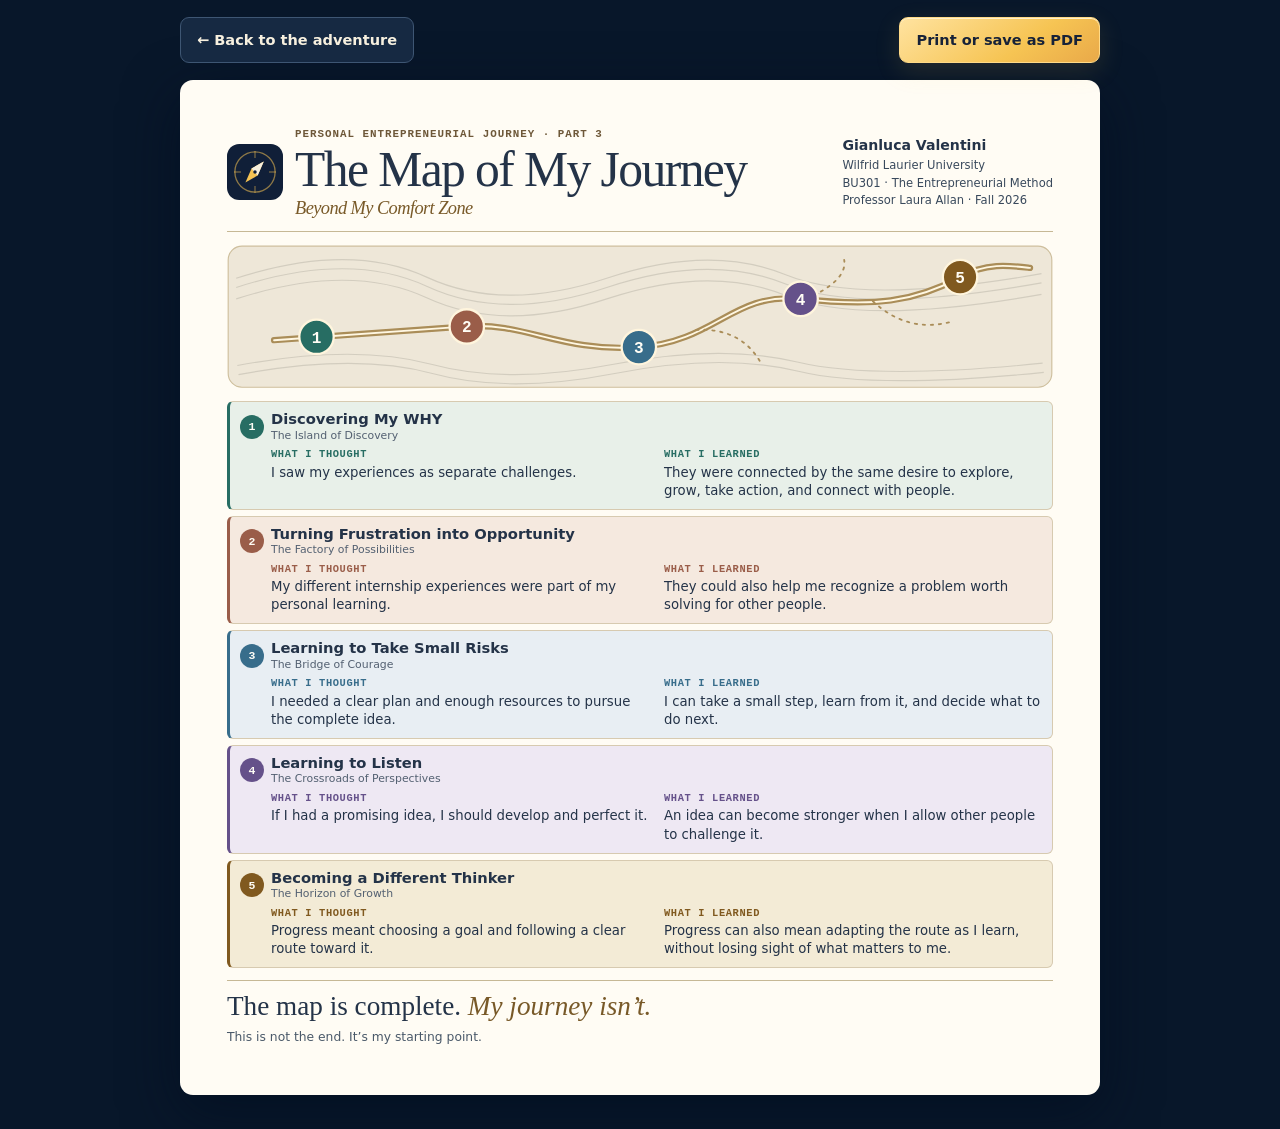
<file: summary.html>
<!doctype html>
<html lang="en">
<head>
  <meta charset="utf-8">
  <meta name="viewport" content="width=device-width, initial-scale=1">
  <meta name="theme-color" content="#071426">
  <meta name="description" content="A printable map of Gianluca Valentini’s five transformations for the BU301 Personal Entrepreneurial Journey assignment.">
  <title>Journey Summary · The Map of My Journey</title>
  <link rel="icon" href="./assets/illustrations/compass.svg" type="image/svg+xml">
  <link rel="stylesheet" href="./css/styles.css">
  <link rel="stylesheet" href="./css/print.css">
</head>
<body class="summary-body">
  <nav class="summary-nav" aria-label="Journey summary actions">
    <a class="button button-secondary" href="./index.html">← Back to the adventure</a>
    <button class="button button-primary" type="button" id="print-summary" hidden>Print or save as PDF</button>
  </nav>
  <main class="summary-paper">
    <header class="summary-header">
      <img src="./assets/illustrations/compass.svg" width="56" height="56" alt="">
      <div class="summary-title">
        <p>Personal Entrepreneurial Journey · Part 3</p>
        <h1>The Map of My Journey</h1>
        <h2>Beyond My Comfort Zone</h2>
      </div>
      <div class="summary-byline">
        <strong>Gianluca Valentini</strong>
        <span>Wilfrid Laurier University</span>
        <span>BU301 · The Entrepreneurial Method</span>
        <span>Professor Laura Allan · Fall 2026</span>
      </div>
    </header>
    <figure class="summary-map">
      <svg viewBox="0 0 720 125" role="img" aria-labelledby="route-title route-description">
        <title id="route-title">Five discoveries along a winding route</title>
        <desc id="route-description">The route links discovering my WHY, turning frustration into opportunity, taking small risks, listening, and learning to adapt.</desc>
        <rect x="1" y="1" width="718" height="123" rx="12" fill="#eee7d8" stroke="#cebf9d"/>
        <g fill="none" stroke="#b5afa3" stroke-opacity=".48">
          <path d="M8 29q99-32 166-1t157 1 156-3 223-1M8 37q99-32 166-1t157 1 156-3 223-1M8 47q99-32 166-1t157 1 156-3 223-1"/>
          <path d="M9 105q103-19 169-1t159 0 160-2 214 1M10 113q103-19 169-1t159 0 160-2 214 1"/>
        </g>
        <path d="M41 83 209 71C260 67 291 94 359 89s81-48 141-42c64 7 99 3 139-19 23-13 44-10 61-8" fill="none" stroke="#aa8d58" stroke-width="5.5" stroke-linecap="round"/>
        <path d="M41 83 209 71C260 67 291 94 359 89s81-48 141-42c64 7 99 3 139-19 23-13 44-10 61-8" fill="none" stroke="#fff7e2" stroke-width="1.6" stroke-linecap="round"/>
        <path d="M409 74q40-2 57 30m39-57q36-16 33-34m25 36q30 28 68 18" fill="none" stroke="#aa8d58" stroke-width="1.6" stroke-dasharray="2 5" stroke-linecap="round"/>
        <g stroke="#fff5dd" stroke-width="2">
          <circle cx="78" cy="80" r="15" fill="#276d63"/><circle cx="209" cy="71" r="15" fill="#9a5d49"/>
          <circle cx="359" cy="89" r="15" fill="#386d8b"/><circle cx="500" cy="47" r="15" fill="#65518a"/>
          <circle cx="639" cy="28" r="15" fill="#80591f"/>
        </g>
        <g fill="#fffdf5" text-anchor="middle" font-family="monospace" font-weight="700" font-size="14">
          <text x="78" y="85">1</text><text x="209" y="76">2</text><text x="359" y="94">3</text>
          <text x="500" y="52">4</text><text x="639" y="33">5</text>
        </g>
      </svg>
    </figure>
    <ol class="summary-stops">
      <li style="--stop:#276d63;--tint:#e8f0e9">
        <div class="stop-heading"><span class="stop-number">1</span><div><h2>Discovering My WHY</h2><p>The Island of Discovery</p></div></div>
        <dl><div><dt>What I thought</dt><dd>I saw my experiences as separate challenges.</dd></div><div><dt>What I learned</dt><dd>They were connected by the same desire to explore, grow, take action, and connect with people.</dd></div></dl>
      </li>
      <li style="--stop:#9a5d49;--tint:#f5e9df">
        <div class="stop-heading"><span class="stop-number">2</span><div><h2>Turning Frustration into Opportunity</h2><p>The Factory of Possibilities</p></div></div>
        <dl><div><dt>What I thought</dt><dd>My different internship experiences were part of my personal learning.</dd></div><div><dt>What I learned</dt><dd>They could also help me recognize a problem worth solving for other people.</dd></div></dl>
      </li>
      <li style="--stop:#386d8b;--tint:#e8eef3">
        <div class="stop-heading"><span class="stop-number">3</span><div><h2>Learning to Take Small Risks</h2><p>The Bridge of Courage</p></div></div>
        <dl><div><dt>What I thought</dt><dd>I needed a clear plan and enough resources to pursue the complete idea.</dd></div><div><dt>What I learned</dt><dd>I can take a small step, learn from it, and decide what to do next.</dd></div></dl>
      </li>
      <li style="--stop:#65518a;--tint:#eee8f3">
        <div class="stop-heading"><span class="stop-number">4</span><div><h2>Learning to Listen</h2><p>The Crossroads of Perspectives</p></div></div>
        <dl><div><dt>What I thought</dt><dd>If I had a promising idea, I should develop and perfect it.</dd></div><div><dt>What I learned</dt><dd>An idea can become stronger when I allow other people to challenge it.</dd></div></dl>
      </li>
      <li style="--stop:#80591f;--tint:#f3ebd6">
        <div class="stop-heading"><span class="stop-number">5</span><div><h2>Becoming a Different Thinker</h2><p>The Horizon of Growth</p></div></div>
        <dl><div><dt>What I thought</dt><dd>Progress meant choosing a goal and following a clear route toward it.</dd></div><div><dt>What I learned</dt><dd>Progress can also mean adapting the route as I learn, without losing sight of what matters to me.</dd></div></dl>
      </li>
    </ol>
    <footer class="summary-message">
      <p>The map is complete. <em>My journey isn’t.</em></p>
      <span>This is not the end. It’s my starting point.</span>
    </footer>
  </main>
  <script>
    const printButton = document.querySelector('#print-summary');
    printButton.hidden = false;
    printButton.addEventListener('click', () => window.print());
  </script>
</body>
</html>
</file>
<file: css/styles.css>
:root {
  color-scheme: dark;
  --bg: #071426;
  --panel: #101f38;
  --panel-deep: #0a192e;
  --line: #2b4260;
  --ivory: #f7f0df;
  --muted: #b8c8d8;
  --subtle: #94aac2;
  --gold: #f6c453;
  --gold-light: #ffe5a5;
  --mint: #6dddc4;
  --display: "Instrument Serif", "Baskervville", "Iowan Old Style", Georgia, serif;
  --sans: "DM Sans", Inter, system-ui, -apple-system, BlinkMacSystemFont, sans-serif;
  --mono: "IBM Plex Mono", ui-monospace, "Courier New", monospace;
  --page: min(1232px, calc(100% - 72px));
}

* { box-sizing: border-box; }
[hidden] { display: none !important; }
body { margin: 0; background: var(--bg); color: var(--ivory); font: 400 1rem/1.6 var(--sans); }
button, a, summary { -webkit-tap-highlight-color: transparent; }
button, input { font: inherit; }
button { color: inherit; cursor: pointer; }
button:disabled { cursor: default; }
button, a { touch-action: manipulation; }
a { color: inherit; text-decoration: none; }
img, svg { display: block; max-width: 100%; }
p, h1, h2, h3, figure, blockquote { margin: 0; }
h1, h2 { font-family: var(--display); font-weight: 400; line-height: 1.04; letter-spacing: -.032em; }
h3 { font-size: 1rem; line-height: 1.3; }
ul, ol { padding: 0; margin: 0; }
::selection { background: #f6c453; color: #111d30; }
:focus-visible { outline: 2px solid #ffe297; outline-offset: 4px; }
h1[tabindex="-1"]:focus, h2[tabindex="-1"]:focus { outline: none; }
summary { cursor: pointer; }

.sr-only {
  position: absolute; width: 1px; height: 1px; overflow: hidden; padding: 0; margin: -1px;
  clip: rect(0, 0, 0, 0); clip-path: inset(50%); white-space: nowrap; border: 0;
}
.skip-link { position: fixed; z-index: 20; top: .7rem; left: 1rem; padding: .7rem 1rem; background: var(--gold); color: var(--bg); transform: translateY(-180%); border-radius: 8px; }
.skip-link:focus { transform: none; }
#scene { scroll-margin-top: 74px; }
.noscript-note { width: var(--page); margin: 4rem auto; }
.noscript-note a { text-decoration: underline; }

.eyebrow, .micro-label {
  color: var(--gold-light); font: 700 .74rem/1.4 var(--mono); text-transform: uppercase; letter-spacing: .15em;
}
.eyebrow { display: flex; align-items: center; gap: .65rem; }
.diamond { display: inline-block; flex: 0 0 7px; height: 7px; transform: rotate(45deg); background: currentColor; box-shadow: 0 0 10px color-mix(in srgb, currentColor 45%, transparent); }
.button, .text-link {
  display: inline-flex; align-items: center; justify-content: center; gap: .55rem; min-height: 46px;
  padding: .65rem 1rem; border: 1px solid transparent; border-radius: 9px;
  font: 650 .91rem/1.25 var(--sans); text-align: center; white-space: normal;
  transition: background-color .18s, border-color .18s, color .18s, box-shadow .18s, transform .18s;
}
.button svg, .text-link svg { width: 19px; height: 19px; flex: 0 0 19px; }
.button-primary {
  background: linear-gradient(145deg,#ffe3a0 0%,#f6c453 62%,#e9a949 100%);
  color: #172238; border-color: #ffda87; box-shadow: inset 0 1px 0 #fff0c9, 0 8px 26px #f6c45320;
}
.button-primary:hover { box-shadow: inset 0 1px 0 #fff0c9, 0 9px 30px #f6c45352; transform: translateY(-1px); }
.button-secondary { border-color: #3e5673; background: #162942; color: var(--ivory); }
.button-secondary:hover { border-color: #7794aa; background: #203755; }
.button-quiet { background: transparent; color: var(--muted); }
.button-quiet:hover, .text-link:hover { background: #203552; color: var(--ivory); }
.button-small { font-size: .83rem; min-height: 42px; padding: .55rem .68rem; }
.button-small svg { width: 16px; height: 16px; flex-basis: 16px; }
.text-link { color: var(--muted); padding-inline: .7rem; }

.topbar {
  position: sticky; top: 0; z-index: 8; background: #081627f2; border-bottom: 1px solid #273d58;
  backdrop-filter: blur(14px);
}
.topbar-inner, .footer-inner { width: var(--page); margin-inline: auto; display: flex; justify-content: space-between; align-items: center; gap: 1rem; }
.topbar-inner { min-height: 69px; }
.brand { padding: 0; border: 0; background: transparent; display: inline-flex; align-items: center; gap: .7rem; text-align: left; color: var(--ivory); min-width: 0; }
.brand img { flex: 0 0 39px; }
.brand span { display: grid; line-height: 1.2; gap: .3rem; }
.brand strong { font-size: .86rem; letter-spacing: .01em; }
.brand small { font: 600 .66rem/1.1 var(--mono); letter-spacing: .12em; color: var(--subtle); text-transform: uppercase; }
.top-actions { display: flex; gap: .34rem; align-items: center; }
.top-actions .button { min-height: 41px; padding: .55rem .75rem; font-size: .82rem; }
.button-passport { color: #ffe2a3; background: #f6c4530d; border-color: #bd94475e; border-radius: 9px; }
.button-passport:hover { background: #f6c45320; border-color: #f6c4539c; }

.site-footer { border-top: 1px solid #233954; background: #0a172a; }
.footer-inner { min-height: 70px; color: var(--subtle); font-size: .81rem; }
.footer-inner > div { display: flex; align-items: center; gap: .25rem; }
.footer-inner .button, .footer-inner .text-link { min-height: 38px; font-size: .8rem; }
.footer-dot { padding-inline: .28rem; color: #7a91af; }

.opening {
  position: relative; isolation: isolate; overflow: hidden; display: grid; align-content: center;
  min-height: clamp(686px, calc(100svh - 140px), 830px);
  padding: 52px max(36px, calc((100% - 1232px) / 2)) 136px;
  background: #09172b;
}
.opening-content { width: min(100%, 558px); position: relative; z-index: 1; }
.opening-kicker { margin-bottom: 1.45rem; }
.opening h1 { font-size: clamp(4rem, 6.5vw, 6.8rem); line-height: .9; letter-spacing: -.062em; text-shadow: 0 8px 46px #010b1cc2; }
.opening h1 em, .final-title h1 em { display: block; color: var(--gold-light); font-weight: 400; letter-spacing: -.07em; }
.opening-subtitle { margin-top: 1.55rem; font-size: clamp(.86rem, 1.28vw, 1.1rem); text-transform: uppercase; letter-spacing: .19em; font-weight: 700; color: #deeadf; }
.opening-narration { max-width: 407px; color: #c5d4e1; margin-top: 1rem; font-size: 1.035rem; line-height: 1.65; }
.opening-start { margin-top: 1.85rem; }
.opening-start .button { min-height: 54px; padding-inline: 1.28rem; gap: 1rem; font-weight: 750; }
.opening-start p { margin-top: .82rem; color: var(--subtle); font-size: .78rem; letter-spacing: .045em; }
.opening-credit {
  position: absolute; z-index: 1; bottom: 0; left: max(36px,calc((100% - 1232px) / 2)); right: max(36px,calc((100% - 1232px) / 2));
  display: flex; gap: clamp(1.5rem,6.5vw,5.8rem); padding: 19px 0 23px; border-top: 1px solid #8da8c34d;
}
.opening-credit div { display: grid; gap: .2rem; line-height: 1.3; }
.opening-credit strong { font-size: .83rem; color: #f2eadb; }
.opening-credit span { font-size: .73rem; color: #a9bed2; }

.map-page, .level-page, .final-story, .final-actions { width: var(--page); margin-inline: auto; }
.map-page { padding: 36px 0 27px; }
.map-heading { display: flex; justify-content: space-between; align-items: end; gap: 1.25rem; margin-bottom: 1.35rem; }
.map-heading h1 { margin: .34rem 0 .42rem; font-size: clamp(2.8rem, 5vw, 4.4rem); }
.map-heading p:not(.eyebrow) { color: var(--muted); font-size: .94rem; }
.map-actions { display: flex; gap: 1.2rem; align-items: center; justify-content: flex-end; flex-wrap: wrap; }
.map-actions .button { min-height: 49px; gap: .75rem; }
.progress-indicator { display: grid; gap: .4rem; color: var(--muted); font: 600 .72rem/1.2 var(--mono); white-space: nowrap; }
.progress-dashes { display: flex; gap: 4px; }
.progress-dashes span { width: 17px; height: 4px; border-radius: 1px; background: #344962; }
.progress-dashes .next { background: color-mix(in srgb, var(--checkpoint) 45%, #344962); }
.progress-dashes .done { background: var(--checkpoint); box-shadow: 0 0 8px color-mix(in srgb,var(--checkpoint) 40%,transparent); }
.map-legend { display: flex; gap: 1.15rem; margin-top: .85rem; color: var(--muted); font-size: .76rem; }
.map-legend span { display: inline-flex; align-items: center; gap: .42rem; }
.legend-dot { width: .48rem; height: .48rem; border-radius: 50%; background: #5e7794; }
.legend-active { background: #f6c453; box-shadow: 0 0 8px #f6c4535c; }
.legend-done { background: #6dddc4; }
.legend-locked { background: #758ba4; }

.level-page { padding: 16px 0 44px; }
.level-nav { display: flex; justify-content: space-between; align-items: center; margin-bottom: 1.15rem; }
.level-nav .button { margin-left: -.64rem; }
.level-layout { display: grid; grid-template-columns: minmax(0,.83fr) minmax(0,1.17fr); align-items: start; gap: clamp(24px, 4vw, 64px); }
.level-kicker { color: var(--accent); margin-bottom: 1rem; flex-wrap: wrap; }
.revisit-label { border-radius: 4px; padding: .21rem .43rem; background: #23485a; color: #c1f5df; letter-spacing: .09em; font-size: .66rem; }
.level-intro h1 { max-width: 12ch; font-size: clamp(3.1rem, 5.2vw, 5rem); line-height: .99; }
.level-subtitle { font-family: var(--display); font-size: clamp(1.44rem,2.5vw,1.95rem); line-height: 1.17; color: var(--accent); margin-top: .62rem; }
.level-narration { color: var(--muted); margin-top: 1.05rem; max-width: 51ch; }
.territory-frame { margin-top: 1.55rem; border: 1px solid #36516b; border-radius: 14px; overflow: hidden; box-shadow: 0 14px 30px #020d1a42; }
.territory-art { width: 100%; }
.field-notes { margin-top: 1.4rem; }
.field-notes h2 { font-size: 1.35rem; margin-bottom: .6rem; }
.memory-actions { display: flex; flex-wrap: wrap; gap: .42rem; }
.memory-actions .button { min-height: 43px; }

.task-panel {
  background: radial-gradient(ellipse at top right, color-mix(in srgb,var(--accent) 10%,transparent), transparent 67%), linear-gradient(135deg,#142741,#0f2039);
  border: 1px solid #3d5570; border-top-color: color-mix(in srgb,var(--accent) 50%,#415674);
  border-radius: 18px; padding: clamp(16px,2.4vw,31px); box-shadow: 0 16px 44px #020c1d50; min-width: 0;
}
.task-title { display: flex; align-items: start; gap: .85rem; margin-bottom: 1.15rem; }
.task-title h2 { margin-top: .11rem; font-size: clamp(1.7rem,2.8vw,2.55rem); }
.task-title p { margin-top: .48rem; font-size: .87rem; line-height: 1.47; color: var(--muted); }
.task-symbol { flex: 0 0 44px; height: 44px; display: grid; place-items: center; border-radius: 12px; border: 1px solid color-mix(in srgb,var(--accent) 36%,#284161); color: var(--accent); background: color-mix(in srgb,var(--accent) 9%,#162942); }
.task-symbol svg { width: 23px; height: 23px; }
.task-visual { margin-bottom: .9rem; border-radius: 11px; overflow: hidden; border: 1px solid #465e79; }
.task-visual svg { width: 100%; }
.task-feedback { margin-top: .66rem; min-height: 1.45em; font-size: .8rem; color: var(--accent); }
.task-feedback:empty { min-height: 0; margin-top: 0; }
.reflection-jump { margin-top: .9rem; width: 100%; justify-content: flex-start; }
.reflection-jump svg:last-child { margin-left: auto; }
.replay-link { margin-top: .55rem; }

.suitcase { background: #372e38; border: 1px solid #735657; border-radius: 11px; overflow: hidden; }
.suitcase-lid { display: flex; align-items: center; gap: .55rem; padding: .57rem .8rem; color: #fbe3ba; background: #72534f; font-weight: 700; font-size: .83rem; }
.suitcase-lid svg { width: 21px; height: 21px; }
.task-count { margin-left: auto; color: #ffe4b3; font: 700 .72rem var(--mono); }
.case-closed .suitcase-lid { color: #d4fbdf; background: #244f58; }
.case-closed .task-count { color: #d4fbdf; }
.object-tray { display: grid; grid-template-columns: repeat(4,minmax(0,1fr)); gap: .42rem; padding: .52rem; }
.object-button {
  display: inline-flex; align-items: center; justify-content: center; gap: .41rem; min-height: 47px; padding: .42rem .49rem;
  border-radius: 7px; background: #233751; color: #f5eee0; border: 1px solid #546783;
  font-size: .78rem; font-weight: 650; line-height: 1.3; text-align: left; transition: background-color .17s,border-color .17s;
}
.object-button svg { flex: 0 0 19px; width: 19px; height: 19px; color: var(--accent); }
.object-button:hover, .object-button[aria-pressed="true"] { border-color: var(--accent); background: #34536b; }
.packing-route { display: grid; grid-template-columns: repeat(2,minmax(0,1fr)); list-style: none; gap: .48rem; margin-top: .8rem; }
.route-slot {
  display: flex; align-items: center; gap: .45rem; text-align: left; width: 100%; min-height: 49px;
  padding: .43rem .55rem; border: 1px dashed #617891; border-radius: 8px; color: #c7d7e5;
  background: #09182b76; font-size: .79rem; font-weight: 650; line-height: 1.27;
}
.route-slot:hover, .is-dragging .route-slot:not(.placed) { border-color: var(--accent); background: #254054; }
.route-slot.placed { border-style: solid; border-color: #478a85; color: #dcf9ec; background: #173e4a; }
.route-slot svg { color: var(--accent); flex: 0 0 18px; width: 18px; height: 18px; }
.slot-index, .step-no {
  width: 23px; height: 23px; flex: 0 0 23px; display: grid; place-items: center; border-radius: 50%;
  color: #d1e3f1; background: #283e58; font: 700 .72rem var(--mono);
}
.route-slot .slot-check { margin-left: auto; width: 15px; height: 15px; flex-basis: 15px; }
.memory-peek { display: grid; grid-template-columns: minmax(100px,.34fr) minmax(0,.66fr); gap: .78rem; align-items: center; margin-top: .92rem; }
.memory-peek h3, .door-heading h3, .speaker h3 { color: var(--ivory); }
.memory-peek p, .door p, .conversation p, .step-note, .turn-list p { color: var(--muted); font-size: .83rem; line-height: 1.53; margin-top: .28rem; }

.workshop-doors, .conversation-grid { display: grid; grid-template-columns: repeat(2,minmax(0,1fr)); gap: .65rem; align-items: start; }
.door, .conversation { width: 100%; border: 1px solid #536781; border-radius: 11px; background: #122137; padding: .85rem; min-width: 0; }
button.door {
  display: grid; align-content: center; justify-items: center; min-height: 132px;
  background: repeating-linear-gradient(90deg,#2a3650 0 22px,#323c56 22px 24px);
  box-shadow: inset 0 0 22px #0613267d; color: var(--ivory);
}
button.door:hover { border-color: var(--accent); color: var(--accent); }
.door > svg, .door-heading > svg, .speaker > svg { color: var(--accent); flex: 0 0 24px; }
button.door strong { margin: .35rem 0 .1rem; }
.door span, .speaker span { color: #c1cbd9; font-size: .73rem; }
.door-open { background: #233249; border-color: #866b6a; }
.door-heading, .speaker { display: flex; align-items: center; gap: .46rem; }
.door .photo-card { margin-top: .6rem; max-width: 156px; }
.workbench, .idea-board {
  margin-top: .88rem; padding: .8rem; border: 1px solid #5a637e; border-radius: 11px;
  background: #0c1d34; display: grid; gap: .55rem;
}
.task-quote { color: var(--accent); font-size: .9rem; font-weight: 650; }
.drop-bench {
  display: flex; align-items: center; justify-content: center; gap: .5rem; width: 100%; min-height: 47px;
  background: #172a45; border: 1px dashed #7891a9; border-radius: 8px; padding: .45rem .65rem;
  color: #e2ebee; font-weight: 650; font-size: .83rem; text-align: center; line-height: 1.26;
}
.drop-bench svg { flex: 0 0 19px; width: 19px; height: 19px; color: var(--accent); }
.drop-bench:hover, .drop-bench.ready, .is-dragging .drop-bench { border-color: var(--accent); background: #2b435a; }
.idea-sketch {
  display: flex; align-items: center; gap: .75rem; margin-top: .85rem; padding: .95rem;
  background: linear-gradient(130deg,#644956,#4b3a4e); border: 1px solid #a47a69; border-radius: 11px; color: #fff1d8;
}
.idea-sketch > svg { color: #ffc695; flex: 0 0 29px; width: 29px; height: 29px; }
.idea-sketch h3 { font-size: 1.14rem; }
.idea-sketch p { color: #f5dfd4; margin-top: .21rem; font-size: .87rem; }

.stone-list { list-style: none; display: grid; gap: .43rem; }
.step-button, .turn-button {
  display: flex; align-items: center; gap: .56rem; width: 100%; min-height: 46px; padding: .49rem .57rem;
  border: 1px solid #405672; border-radius: 8px; color: #aebed2; background: #0d1b31;
  text-align: left; line-height: 1.2; font-size: .82rem; font-weight: 680;
}
.step-current, .turn-button:not(:disabled) { color: var(--ivory); border-color: #6787a3; background: #203857; }
.step-current:hover, .turn-button:not(:disabled):hover { border-color: var(--accent); background: #294b68; }
.step-placed, .turn-used { border-color: #477488; color: #d6f0f4; background: #1d374d; }
.step-placed .step-no { background: #4b899c; color: #071426; }
.step-no svg { width: 16px; height: 16px; }
.step-symbol { margin-left: auto; width: 19px; height: 19px; flex: 0 0 19px; color: var(--accent); }
.step-note { padding: .12rem .6rem .42rem 2.35rem; }
.commitment-box, .memory-album { margin-top: 1.13rem; border: 1px solid #3d5673; border-radius: 10px; background: #13243c; }
.commitment-box > summary, .memory-album > summary {
  display: flex; align-items: center; gap: .48rem; min-height: 46px; padding: .58rem .75rem;
  color: #e1ecf2; font-size: .85rem; font-weight: 650; list-style: none;
}
.memory-album > summary::after { content: '+'; margin-left: auto; font: 700 1.2rem/1 var(--mono); color: var(--accent,var(--gold)); }
.memory-album[open] > summary::after { content: '−'; }
.commitment-box summary::-webkit-details-marker, .memory-album summary::-webkit-details-marker { display: none; }
.commitment-box summary > svg, .memory-album summary > svg { width: 19px; height: 19px; color: var(--accent,var(--gold)); }
.commitment-box, .level-intro > .memory-album { border-color: color-mix(in srgb, var(--accent) 62%, #3d5673); }
.commitment-box > summary, .level-intro > .memory-album > summary {
  gap: .65rem; min-height: 60px; padding: .75rem .85rem; border-radius: 9px;
  color: var(--ivory); font-size: 1.22rem; font-weight: 750; line-height: 1.3;
  background: #233a55;
  background: linear-gradient(100deg, color-mix(in srgb, var(--accent) 22%, #13243c), #1a2c46);
}
.commitment-box > summary:hover, .level-intro > .memory-album > summary:hover {
  background: color-mix(in srgb, var(--accent) 28%, #13243c);
}
.commitment-box > summary > svg, .level-intro > .memory-album > summary > svg {
  width: 22px; height: 22px; flex: 0 0 22px;
}
.commitment-box > summary::after, .level-intro > .memory-album > summary::after {
  content: ''; flex: 0 0 32px; height: 32px; margin-left: auto; border-radius: 50%;
  background: var(--accent) url("data:image/svg+xml,%3Csvg xmlns='http://www.w3.org/2000/svg' viewBox='0 0 24 24' fill='none' stroke='%23071426' stroke-width='2.2' stroke-linecap='round' stroke-linejoin='round'%3E%3Cpath d='M5 12h14m-6-6 6 6-6 6'/%3E%3C/svg%3E") center / 1.15rem no-repeat;
}
.commitment-box[open] > summary::after, .level-intro > .memory-album[open] > summary::after { transform: rotate(90deg); }
.commitment-box > p { padding: .13rem .75rem .65rem; color: var(--muted); font-size: .84rem; }
.commitments { display: grid; grid-template-columns: repeat(2,minmax(0,1fr)); gap: .52rem; padding: 0 .75rem .68rem; }
.luggage-tag { border: 1px solid #415f76; border-radius: 6px; background: #1c3851; padding: .42rem .52rem; }
.luggage-tag strong, .luggage-tag span { display: block; }
.luggage-tag strong { font-size: .87rem; color: #d8edf8; }
.luggage-tag span, .luggage-tag p { color: var(--muted); font-size: .75rem; line-height: 1.35; }
.luggage-tag p { margin-top: .37rem; }
.commitment-box > .photo-card { width: 134px; margin: 0 .75rem .75rem; }

.conversation .button { margin-top: .6rem; width: 100%; }
.conversation .object-button { margin-top: .55rem; width: 100%; }
.speaker > div { min-width: 0; }
.speaker-title { display: flex; align-items: center; gap: .4rem; }
.speaker-logo { width: auto; height: 1.85rem; min-width: 0; max-width: 4rem; object-fit: contain; border-radius: 4px; background: #fff; }
.conversation-open { border-color: #776c99; background: #242d48; }
.pinned-insights { display: grid; list-style: none; gap: .32rem; }
.pinned-insights li { display: flex; align-items: center; gap: .34rem; color: #e0deef; font-size: .82rem; }
.pinned-insights svg { flex: 0 0 15px; width: 15px; height: 15px; color: #aaddcf; }
.feedback-note { background: #493a58; border: 1px solid #86698c; padding: .68rem .73rem; border-radius: 7px; }
.feedback-note p { margin-top: .27rem; font-size: .9rem; color: #f8e7ee; }
.feedback-note .button { margin-top: .52rem; }
.feedback-note.reframed { border-color: #6f8b95; background: #294554; }
.concepts p { color: var(--muted); font-size: .76rem; }
.concepts ul { display: flex; flex-wrap: wrap; gap: .33rem; list-style: none; margin-top: .32rem; }
.concepts li { padding: .26rem .45rem; border-radius: 4px; background: #283751; color: #e3dcf5; font-size: .73rem; }
.turn-list { display: grid; grid-template-columns: repeat(3,minmax(0,1fr)); gap: .46rem; margin-bottom: .55rem; }
.turn-button { justify-content: center; padding: .49rem .39rem; }
.turn-button svg { flex: 0 0 18px; width: 18px; height: 18px; color: var(--accent); }
.turn-list p { padding-inline: .15rem; }

.photo-card {
  display: block; width: 100%; min-width: 0; padding: .36rem; margin: 0; border-radius: 5px;
  text-align: left; background: #f0e7d6; color: #2f3a4c; border: 1px solid #fff3db; box-shadow: 0 5px 13px #040c1a4f;
}
button.photo-card:hover { background: #fff5e2; }
.photo-visual, .postcard-art { position: relative; display: block; aspect-ratio: 30 / 17; overflow: hidden; background: #162941; border-radius: 2px; }
.photo-fallback, .photo-visual img { position: absolute; inset: 0; width: 100%; height: 100%; }
.photo-fallback svg, .postcard-art svg { width: 100%; height: 100%; }
.photo-visual img { object-fit: cover; opacity: 0; transition: opacity .23s; }
.photo-loaded img { opacity: 1; }
.photo-loaded .photo-fallback { visibility: hidden; }
.photo-caption { display: block; padding: .38rem .2rem .16rem; color: #3b4859; font-size: .7rem; font-weight: 650; line-height: 1.24; }
.polaroid-gallery { display: grid; grid-template-columns: repeat(2,minmax(0,1fr)); gap: .55rem; padding: .4rem .75rem .75rem; }
.polaroid-gallery .photo-card:nth-child(odd) { transform: rotate(-1.1deg); }
.polaroid-gallery .photo-card:nth-child(even) { transform: rotate(.9deg); }
.polaroid-gallery .photo-card:focus-visible, .polaroid-gallery .photo-card:hover { transform: none; }
.full-memory .photo-visual { max-height: 59svh; }
.full-memory img { object-fit: contain; }
.full-memory .photo-caption { font-size: .83rem; padding: .55rem .35rem .34rem; }
.photo-portrait .photo-visual { aspect-ratio: 3 / 4; }
.photo-portrait .photo-visual img { object-fit: contain; }
.full-memory.photo-portrait { max-width: min(100%, 44svh); margin-inline: auto; }
.reflection-picture { width: min(100%, 18rem); margin-top: .95rem; }
.memory-video {
  display: block; max-width: 100%; max-height: 59svh; margin-inline: auto;
  object-fit: contain; background: #162941; border-radius: 2px;
}
.memory-video:focus-visible { outline-color: #203755; outline-offset: 2px; }
.memory-video-badge {
  position: absolute; inset: 50% auto auto 50%; transform: translate(-50%,-50%);
  display: grid; place-items: center; width: 2.1rem; aspect-ratio: 1;
  border: 1px solid #fff3db; border-radius: 50%; background: #162941e8; color: #f0e7d6;
}
.memory-video-badge svg { width: 1.15rem; height: 1.15rem; }
.memory-video-status:not(:empty) { padding: .55rem .35rem 0; font-size: .83rem; }

.reflection {
  margin-top: 2.1rem; padding: clamp(18px, 3.2vw, 36px); border-radius: 17px; border: 1px solid #435671;
  background: linear-gradient(135deg,#162740,#0e1d33); box-shadow: 0 18px 38px #04102556;
}
.reflection-main { display: grid; grid-template-columns: 1.25fr .75fr; gap: clamp(15px,4vw,49px); align-items: start; }
.reflection h2 { color: var(--ivory); margin-top: .53rem; font-size: clamp(2rem,3.9vw,3.4rem); scroll-margin-top: 88px; }
.reflection-copy > p:not(.eyebrow) { color: var(--muted); margin-top: .78rem; max-width: 64ch; }
.reflection-copy .eyebrow { color: var(--accent); }
.personal-quote { margin-top: .95rem; border-left: 3px solid var(--accent); background: #263754; border-radius: 0 7px 7px 0; padding: .83rem .96rem; }
.personal-quote span { font: 700 .75rem/1.4 var(--mono); color: var(--accent); letter-spacing: .1em; text-transform: uppercase; }
.personal-quote p { color: #f7ead7; font: italic 400 clamp(1.1rem,2vw,1.36rem)/1.38 var(--display); }
.reflection-side { display: grid; gap: .55rem; }
.change-card { padding: .84rem .97rem; border: 1px solid #435672; border-radius: 9px; background: #101f36; }
.change-card .micro-label { color: #b8cce0; margin-bottom: .3rem; }
.change-card > p:last-child { color: #e6edf2; font-size: .91rem; line-height: 1.5; }
.change-after { border-color: color-mix(in srgb,var(--accent) 40%,#405773); background: color-mix(in srgb,var(--accent) 10%,#172941); }
.change-after .micro-label { color: var(--accent); }
.lens-note { color: var(--subtle); font-size: .76rem; margin-top: .15rem; }
.reflection-next { margin-top: 1rem; padding-top: 1rem; border-top: 1px solid #39506b; display: flex; justify-content: space-between; align-items: center; gap: .7rem; }
.reward-preview { display: inline-flex; gap: .53rem; align-items: center; }
.reward-preview .stamp-art { width: 62px; }
.reward-preview > span { display: grid; line-height: 1.24; gap: .3rem; }
.reward-preview small { color: var(--muted); font-size: .72rem; }
.reward-preview strong { color: var(--accent); font-size: .96rem; }

.final-cinema {
  min-height: clamp(540px,72svh,730px); display: grid; align-content: center; position: relative;
  padding: 58px max(36px,calc((100% - 1232px) / 2)); isolation: isolate; overflow: hidden; background: #1e2943;
}
.final-title { position: relative; z-index: 1; max-width: 650px; }
.final-title h1 { font-size: clamp(3.1rem,6.2vw,6.45rem); line-height: .98; margin-top: 1.3rem; text-shadow: 0 4px 25px #111d31; }
.final-title h1 > span { display: block; }
.final-promise { margin-top: 1.3rem; color: #ffe2aa; font: 400 clamp(1.12rem,2.4vw,1.65rem)/1.4 var(--display); }
.final-promise span, .final-promise strong { display: block; }
.final-promise strong { font-weight: 700; }
.final-story { padding: 2.3rem 0 1.55rem; display: grid; grid-template-columns: 1.12fr .88fr; gap: clamp(1.2rem,5vw,5rem); align-items: center; }
.final-reflection h2 { color: var(--gold-light); font-size: clamp(2.15rem,3.5vw,3.3rem); }
.final-reflection p { margin-top: .73rem; color: var(--muted); max-width: 61ch; }
.final-picture { padding: .62rem; transform: rotate(.9deg); }
.final-picture:focus-visible, .final-picture:hover { transform: none; }
.final-picture .photo-visual { aspect-ratio: 4 / 3; }
.final-picture .photo-visual img { object-fit: contain; }
.final-picture .photo-caption { font-size: .83rem; padding: .58rem .25rem .3rem; }
.final-actions { display: flex; flex-wrap: wrap; gap: .62rem; padding: 0 0 2.4rem; }

.overlay {
  position: fixed; width: min(720px, calc(100% - 30px)); max-height: min(87svh, 900px); padding: 0; overflow-y: auto;
  background: #13253e; color: var(--ivory); border: 1px solid #566d88; border-radius: 17px; box-shadow: 0 24px 110px #000a;
}
.overlay::backdrop { background: #050e1cbd; backdrop-filter: blur(5px); }
.overlay-shell { position: relative; padding: clamp(17px,3vw,28px); }
.overlay h2 { padding-right: 51px; margin: .12rem 0 .93rem; font-size: clamp(1.85rem,4.2vw,3.05rem); }
.overlay-close { position: absolute; top: .67rem; right: .67rem; display: grid; place-items: center; width: 44px; height: 44px; border-radius: 8px; border: 1px solid #536b85; background: #213952; }
.overlay-close:hover { background: #36516c; }
.overlay-close svg { width: 21px; height: 21px; }
.memory-overlay { width: min(790px, calc(100% - 30px)); }
.memory-text, .restart-overlay p { margin-top: .72rem; color: var(--muted); font-size: .94rem; }
.memory-letter .memory-text {
  padding: .9rem 1rem; background: #f1e2cb; border-radius: 5px; color: #554236;
  font: italic 1.21rem/1.47 var(--display); box-shadow: inset 0 0 30px #c1996b31;
}
.dialog-actions { display: flex; gap: .6rem; flex-wrap: wrap; margin-top: .9rem; }
.hoop-scene { width: 100%; margin: .74rem 0; border: 1px solid #4f6380; border-radius: 10px; }

.passport-overlay { width: min(820px,calc(100% - 30px)); }
.passport-spread {
  display: grid; grid-template-columns: .7fr 1.3fr; border: 1px solid #92876e; border-radius: 10px;
  overflow: hidden; box-shadow: 0 10px 38px #030a18a0;
}
.passport-cover {
  display: grid; justify-items: center; align-content: center; gap: .68rem; text-align: center;
  background: radial-gradient(ellipse at center,#223a5a,#102239 79%); padding: 1rem .6rem; color: var(--gold-light);
  border-right: 2px solid #ac9067; box-shadow: inset 0 0 0 5px #d2ae6f37, inset -9px 0 15px #0610215c;
}
.passport-cover > svg { width: 43px; height: 43px; }
.passport-cover h3 { font-family: var(--display); font-size: 1.45rem; font-weight: 400; }
.passport-cover p { color: #d7dce1; font-size: .78rem; line-height: 1.45; }
.passport-cover .progress-indicator { margin-top: .45rem; color: #f2e5c8; justify-items: center; }
.passport-page {
  padding: clamp(11px,2vw,20px); color: #293d50; background: repeating-linear-gradient(0deg,#f2e7d2 0 26px,#eadcc2 26px 27px);
  box-shadow: inset 10px 0 15px #72634e32;
}
.stamp-grid { list-style: none; display: grid; grid-template-columns: repeat(3,minmax(0,1fr)); gap: .58rem .42rem; }
.stamp-grid li { display: grid; justify-items: center; text-align: center; color: #3b4a54; font-size: .73rem; font-weight: 650; line-height: 1.25; }
.stamp-art { width: min(100%,105px); color: var(--ink,var(--gold)); }
.stamp-earned .stamp-art { color: color-mix(in srgb,var(--ink) 50%,#1b354c); transform: rotate(-8deg); }
.stamp-earned:nth-child(even) .stamp-art { transform: rotate(8deg); }
.stamp-waiting .stamp-art { color: #777e79; opacity: .7; }
.passport-page > p { text-align: center; font: italic 1.03rem/1.35 var(--display); margin: .85rem 0 .15rem; }
.stamp-toast {
  z-index: 10; position: fixed; right: max(20px, calc((100% - 1232px)/2)); bottom: 19px; display: flex; align-items: center; gap: .62rem;
  max-width: calc(100% - 40px); padding: .42rem .78rem .42rem .49rem; background: #172a45; color: var(--ivory);
  border: 1px solid #a68557; border-radius: 12px; box-shadow: 0 12px 40px #030c1b94; pointer-events: none;
}
.stamp-toast .stamp-art { width: 57px; }
.stamp-toast div { display: grid; line-height: 1.23; gap: .2rem; }
.stamp-toast small { color: #e6d4a9; font-size: .72rem; }
.stamp-toast strong { font-size: 1rem; }

@media (max-width: 960px) {
  :root { --page: min(1232px, calc(100% - 46px)); }
  .opening, .final-cinema { padding-inline: 23px; }
  .opening-credit { left: 23px; right: 23px; }
  .level-layout { gap: 22px; }
  .object-tray { grid-template-columns: repeat(2,minmax(0,1fr)); }
  .map-actions { gap: .72rem; }
}

@media (max-width: 680px) {
  :root { --page: calc(100% - 32px); }
  .topbar-inner { min-height: 59px; gap: .55rem; }
  .brand { gap: .42rem; }
  .brand img { flex-basis: 32px; width: 32px; height: 32px; }
  .brand strong { font-size: .77rem; }
  .brand small { font-size: .59rem; letter-spacing: .07em; }
  .top-actions { gap: .16rem; }
  .top-actions .button { padding: .38rem .49rem; min-height: 44px; }
  .sound-switch span, .button-passport span, .header-map span { display: none; }
  .top-actions .button { width: 44px; }
  .top-actions .button svg { width: 21px; height: 21px; flex-basis: 21px; }
  .opening {
    align-content: start; padding: 44px 16px 0; min-height: 0;
  }
  .opening-content { width: min(100%,430px); }
  .opening-kicker { margin-bottom: 1rem; font-size: .68rem; }
  .opening h1 { font-size: clamp(3.75rem,13.5vw,5.7rem); }
  .opening-subtitle { margin-top: 1.15rem; font-size: .81rem; letter-spacing: .155em; }
  .opening-narration { margin-top: .73rem; font-size: .92rem; max-width: 350px; }
  .opening-start { margin-top: 1.17rem; }
  .opening-start .button { min-height: 49px; }
  .opening-credit { position: relative; left: auto; right: auto; margin-top: clamp(185px, 57vw, 300px); gap: .76rem; display: grid; padding: 13px 0 17px; }
  .opening-credit strong { font-size: .79rem; }
  .opening-credit span { font-size: .69rem; }
  .footer-inner { flex-wrap: wrap; justify-content: flex-start; gap: .15rem; padding-block: .68rem; }
  .footer-inner > span { width: 100%; }
  .footer-inner .text-link { padding-left: 0; }
  .footer-inner .button, .footer-inner .text-link { font-size: .75rem; }
  .map-page { padding-top: 22px; }
  .map-heading { align-items: start; flex-direction: column; gap: .75rem; margin-bottom: .9rem; }
  .map-heading h1 { font-size: clamp(2.7rem,11vw,3.65rem); }
  .map-heading p:not(.eyebrow) { font-size: .86rem; }
  .map-actions { justify-content: space-between; width: 100%; gap: .38rem; }
  .map-actions .button { min-height: 44px; font-size: .81rem; padding-inline: .63rem; }
  .level-page { padding-top: 10px; padding-bottom: 26px; }
  .level-nav { margin-bottom: .8rem; }
  .level-layout { grid-template-columns: 1fr; gap: 1.15rem; }
  .level-kicker { margin-bottom: .7rem; }
  .level-intro h1 { font-size: clamp(2.85rem,11vw,4.2rem); max-width: 17ch; }
  .level-subtitle { margin-top: .52rem; }
  .level-narration { margin-top: .71rem; font-size: .94rem; }
  .territory-frame { margin-top: .85rem; }
  .territory-art { max-height: 170px; width: 100%; background: #172c46; }
  .field-notes { margin-top: .85rem; }
  .memory-actions { gap: .36rem; }
  .task-panel { border-radius: 14px; padding: .86rem; }
  .task-title { gap: .65rem; margin-bottom: .82rem; }
  .task-symbol { width: 36px; flex-basis: 36px; height: 36px; border-radius: 8px; }
  .task-symbol svg { width: 20px; height: 20px; }
  .reflection { margin-top: 1.05rem; }
  .reflection-main, .final-story { grid-template-columns: 1fr; }
  .reflection-next { align-items: stretch; flex-direction: column; }
  .reflection-next .button { justify-content: space-between; }
  .final-cinema { padding: 30px 16px 188px; min-height: 525px; align-content: start; }
  .final-title h1 { font-size: clamp(2.8rem,10vw,4.2rem); margin-top: .92rem; }
  .final-promise { margin-top: .92rem; }
  .final-story { padding: 1.45rem 0 1rem; }
  .final-picture { transform: none; }
  .final-actions { gap: .46rem; padding-bottom: 1.35rem; }
  .final-actions .button { flex: 1 1 100%; justify-content: flex-start; }
  .stamp-toast { bottom: 12px; right: 12px; }
}

@media (max-width: 385px) {
  .route-slot { padding-inline: .39rem; gap: .33rem; }
  .memory-peek { grid-template-columns: 1fr; }
  .memory-peek .photo-card { width: 122px; }
  .turn-list { grid-template-columns: 1fr; }
  .turn-button { justify-content: flex-start; }
  .door, .conversation { padding: .64rem; }
  .door-heading > svg, .speaker > svg { display: none; }
  .passport-spread { grid-template-columns: 1fr; }
  .passport-cover { border-right: 0; border-bottom: 2px solid #ac9067; }
  .passport-cover > svg { display: none; }
}
</file>
<file: css/print.css>
.summary-body { background: #08172a; padding: 0 18px 34px; }
.summary-nav, .summary-paper { max-width: 920px; margin-inline: auto; }
.summary-nav { padding: 17px 0; display: flex; flex-wrap: wrap; justify-content: space-between; gap: 8px; }
.summary-paper { color-scheme: light; background: #fffcf4; color: #243348; border-radius: 13px; padding: clamp(16px,4.7vw,47px); box-shadow: 0 18px 55px #020d1f9c; }
.summary-header { display: grid; grid-template-columns: auto minmax(0,1fr) auto; gap: 12px; align-items: center; padding-bottom: 13px; border-bottom: 1px solid #c6b895; }
.summary-title > p { font: 700 .68rem/1.35 var(--mono); text-transform: uppercase; letter-spacing: .09em; color: #6e5839; }
.summary-title h1 { font-size: clamp(2rem,4.3vw,3.1rem); margin-top: .15rem; }
.summary-title h2 { font-size: 1.15rem; color: #795a29; margin-top: .2rem; font-style: italic; }
.summary-byline { display: grid; gap: 1px; font-size: .72rem; line-height: 1.42; color: #39495c; }
.summary-byline strong { font-size: .88rem; color: #243348; }
.summary-map { margin: 13px 0; }
.summary-map svg { width: 100%; }
.summary-stops { display: grid; gap: 6px; list-style: none; }
.summary-stops > li { break-inside: avoid; padding: 8px 10px 9px; border: 1px solid #d7cab0; border-left: 3px solid var(--stop); border-radius: 6px; background: var(--tint); }
.stop-heading { display: flex; align-items: center; gap: 7px; margin-bottom: 5px; }
.stop-heading h2 { font: 740 .92rem/1.24 var(--sans); letter-spacing: 0; }
.stop-heading p { color: #536071; font-size: .68rem; line-height: 1.35; }
.stop-number { flex: 0 0 24px; height: 24px; display: grid; place-items: center; border-radius: 50%; background: var(--stop); color: #fffdf6; font: 700 .72rem var(--mono); }
.summary-stops dl { display: grid; grid-template-columns: 1fr 1fr; gap: 15px; margin: 0; padding-left: 31px; }
.summary-stops dt { font: 700 .65rem/1.3 var(--mono); color: var(--stop); text-transform: uppercase; letter-spacing: .06em; }
.summary-stops dd { font-size: .83rem; line-height: 1.36; margin: 2px 0 0; }
.summary-message { margin-top: 12px; padding-top: 9px; border-top: 1px solid #c6b895; }
.summary-message p { font: 400 clamp(1.16rem,3vw,1.7rem)/1.2 var(--display); }
.summary-message em { color: #785928; }
.summary-message span { color: #4a5969; font-size: .77rem; }

@media screen and (max-width: 680px) {
  .summary-header { grid-template-columns: auto minmax(0,1fr); }
  .summary-header img { width: 44px; height: 44px; }
  .summary-byline { grid-column: 1/-1; }
  .summary-stops dl { grid-template-columns: 1fr; gap: 5px; padding-left: 0; }
}

@page { size: A4 portrait; margin: 11mm; }
@media print {
  html, .summary-body { margin: 0; padding: 0; background: #fff; color: #263548; }
  .summary-nav { display: none !important; }
  .summary-paper { width: 100%; max-width: none; padding: 0; border-radius: 0; box-shadow: none; background: #fff; print-color-adjust: exact; -webkit-print-color-adjust: exact; }
  .summary-header { padding-bottom: 9px; }
  .summary-header img { width: 46px; height: 46px; }
  .summary-title h1 { font-size: 30pt; }
  .summary-title h2 { font-size: 12pt; }
  .summary-map { margin: 9px 0; }
  .summary-map svg { height: 112px; }
  .summary-stops { gap: 6px; }
  .summary-stops > li { padding-block: 6px; }
  .summary-stops dd { font-size: 10pt; }
  .summary-message { margin-top: 10px; }
}
</file>
